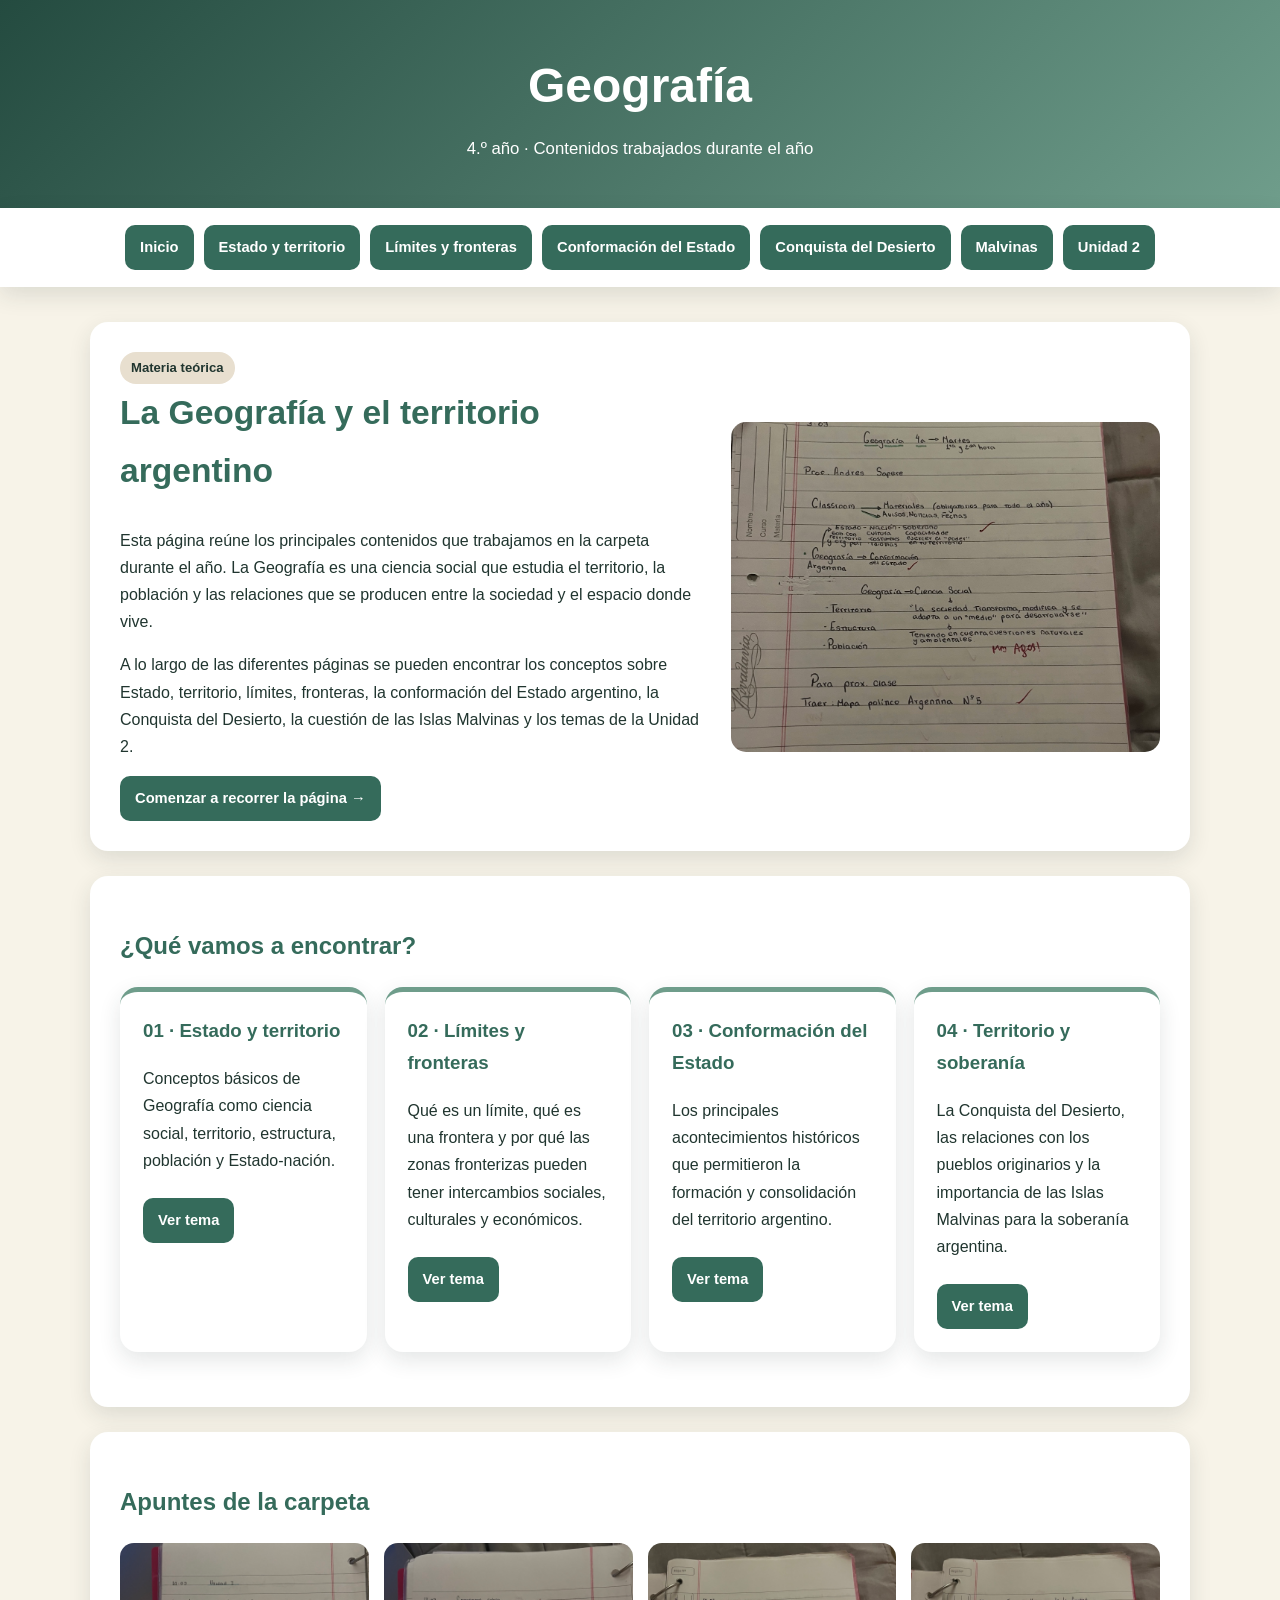
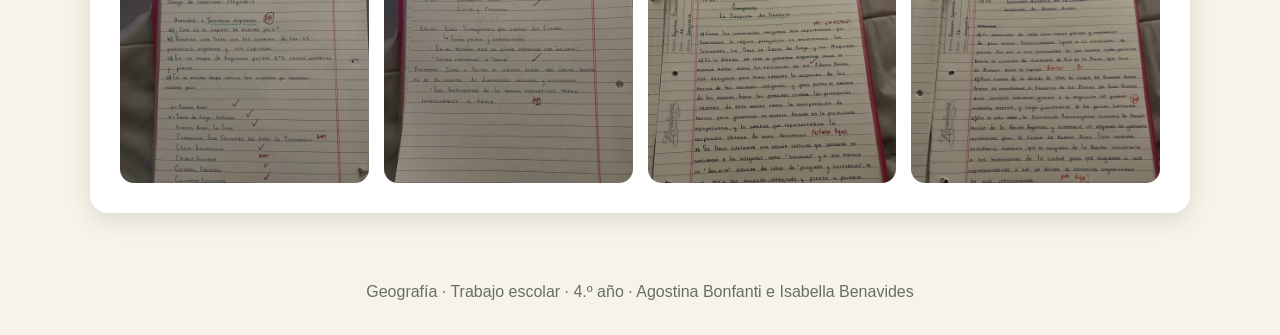
<file: geografia_web/index.html>
<!DOCTYPE html>
<html lang="es">
<head>
    <meta charset="UTF-8">
    <meta name="viewport" content="width=device-width, initial-scale=1.0">
    <title>Geografía - 4.º año</title>
    <link rel="stylesheet" href="estilos.css">
</head>
<body>

<header>
    <h1>Geografía</h1>
    <p>4.º año · Contenidos trabajados durante el año</p>
</header>

<nav class="nav">
    <a class="btn" href="index.html">Inicio</a>
    <a class="btn" href="estado.html">Estado y territorio</a>
    <a class="btn" href="limites.html">Límites y fronteras</a>
    <a class="btn" href="conformacion.html">Conformación del Estado</a>
    <a class="btn" href="conquista.html">Conquista del Desierto</a>
    <a class="btn" href="malvinas.html">Malvinas</a>
    <a class="btn" href="unidad2.html">Unidad 2</a>
</nav>

<main>
    <section class="hero">
        <div>
            <span class="pill">Materia teórica</span>
            <h2>La Geografía y el territorio argentino</h2>
            <p>
                Esta página reúne los principales contenidos que trabajamos en la carpeta durante el año.
                La Geografía es una ciencia social que estudia el territorio, la población y las relaciones
                que se producen entre la sociedad y el espacio donde vive.
            </p>
            <p>
                A lo largo de las diferentes páginas se pueden encontrar los conceptos sobre Estado,
                territorio, límites, fronteras, la conformación del Estado argentino, la Conquista del Desierto,
                la cuestión de las Islas Malvinas y los temas de la Unidad 2.
            </p>
            <a class="btn" href="estado.html">Comenzar a recorrer la página →</a>
        </div>

        <img class="hero-img" src="imagenes/carpeta-1.jpeg" alt="Apuntes de Geografía de la carpeta">
    </section>

    <section class="card">
        <h2>¿Qué vamos a encontrar?</h2>
        <div class="grid">
            <article class="topic">
                <h3>01 · Estado y territorio</h3>
                <p>
                    Conceptos básicos de Geografía como ciencia social, territorio, estructura, población
                    y Estado-nación.
                </p>
                <a class="btn" href="estado.html">Ver tema</a>
            </article>

            <article class="topic">
                <h3>02 · Límites y fronteras</h3>
                <p>
                    Qué es un límite, qué es una frontera y por qué las zonas fronterizas pueden tener
                    intercambios sociales, culturales y económicos.
                </p>
                <a class="btn" href="limites.html">Ver tema</a>
            </article>

            <article class="topic">
                <h3>03 · Conformación del Estado</h3>
                <p>
                    Los principales acontecimientos históricos que permitieron la formación y consolidación
                    del territorio argentino.
                </p>
                <a class="btn" href="conformacion.html">Ver tema</a>
            </article>

            <article class="topic">
                <h3>04 · Territorio y soberanía</h3>
                <p>
                    La Conquista del Desierto, las relaciones con los pueblos originarios y la importancia
                    de las Islas Malvinas para la soberanía argentina.
                </p>
                <a class="btn" href="conquista.html">Ver tema</a>
            </article>
        </div>
    </section>

    <section class="card">
        <h2>Apuntes de la carpeta</h2>

        <div class="gallery">
            <img src="imagenes/carpeta-2.jpeg" alt="Apuntes sobre el territorio argentino">
            <img src="imagenes/carpeta-4.jpeg" alt="Apuntes sobre la Conquista del Desierto">
            <img src="imagenes/carpeta-6.jpeg" alt="Apuntes sobre Malvinas y Unidad 2">
            <img src="imagenes/carpeta-9.jpeg" alt="Apuntes sobre la evolución de Buenos Aires">
        </div>
    </section>
</main>

<footer class="footer">
    Geografía · Trabajo escolar · 4.º año · Agostina Bonfanti e Isabella Benavides
</footer>

</body>
</html>
</file>
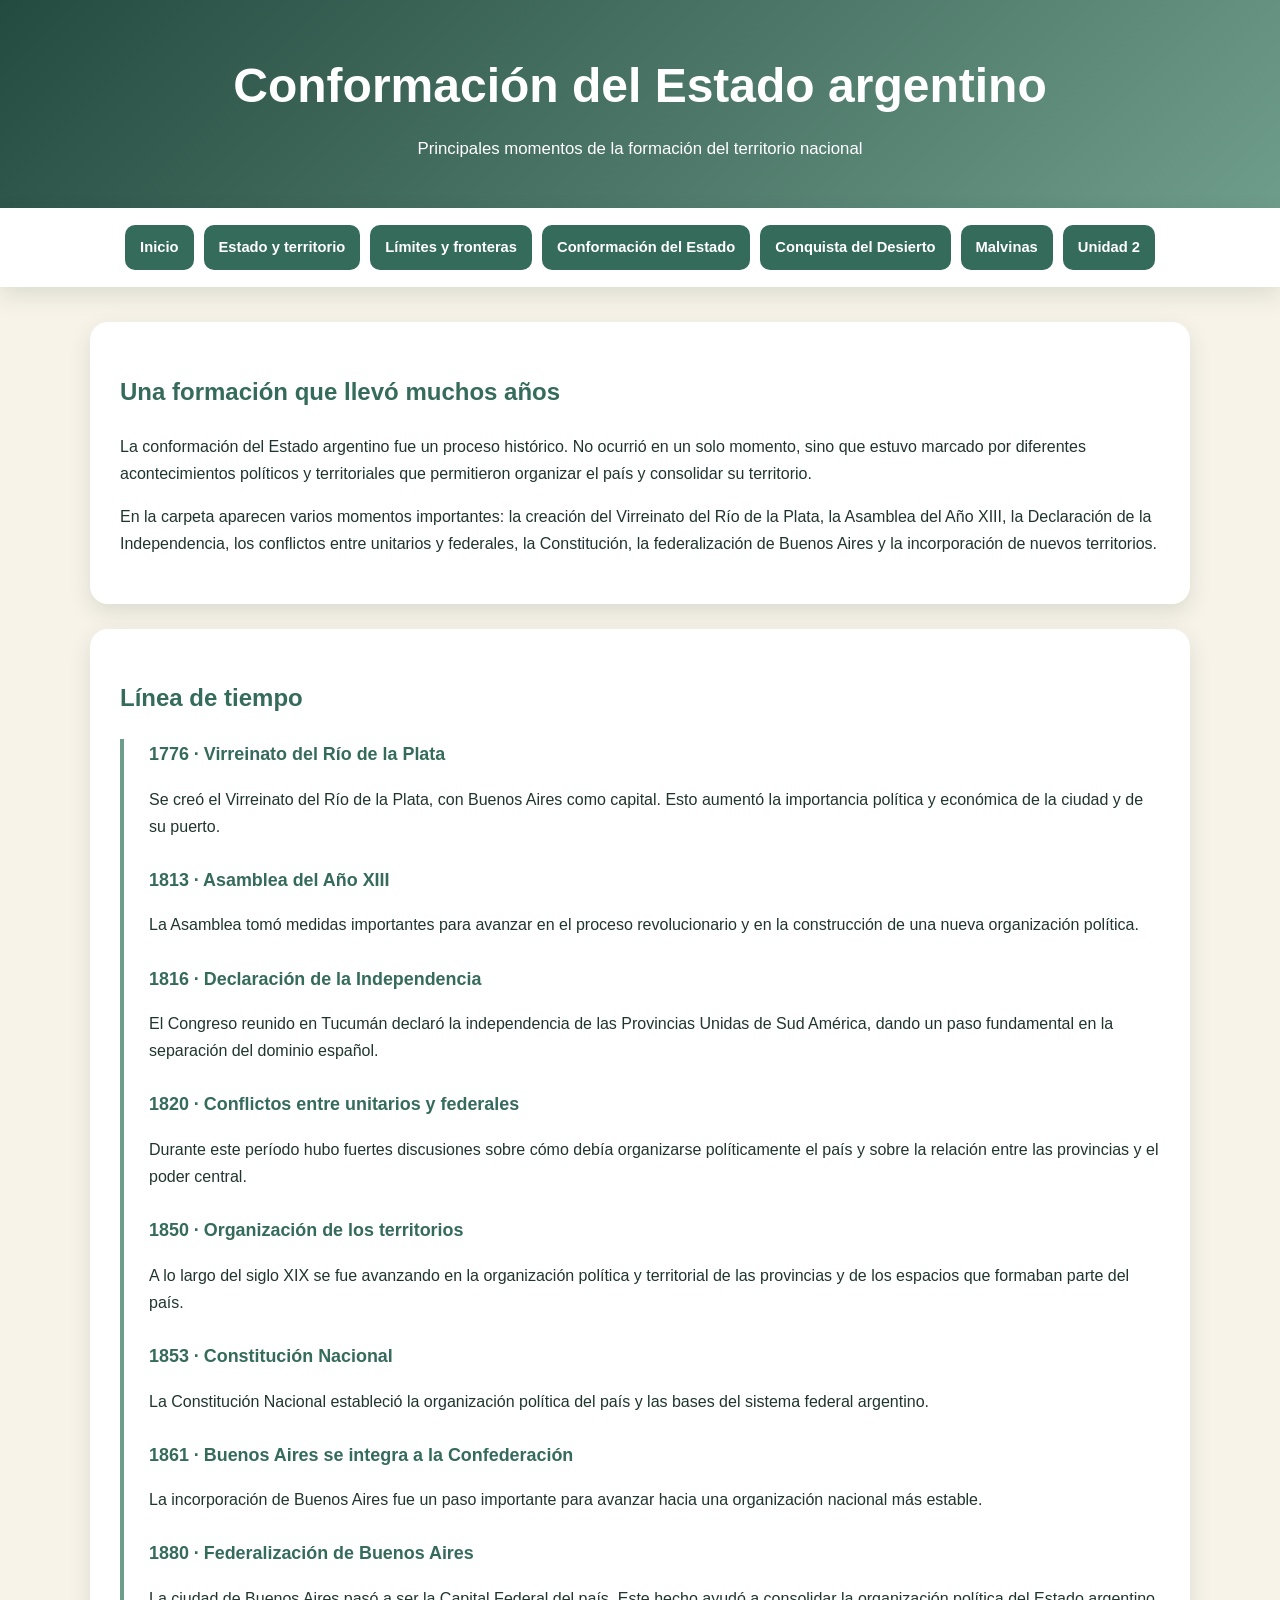
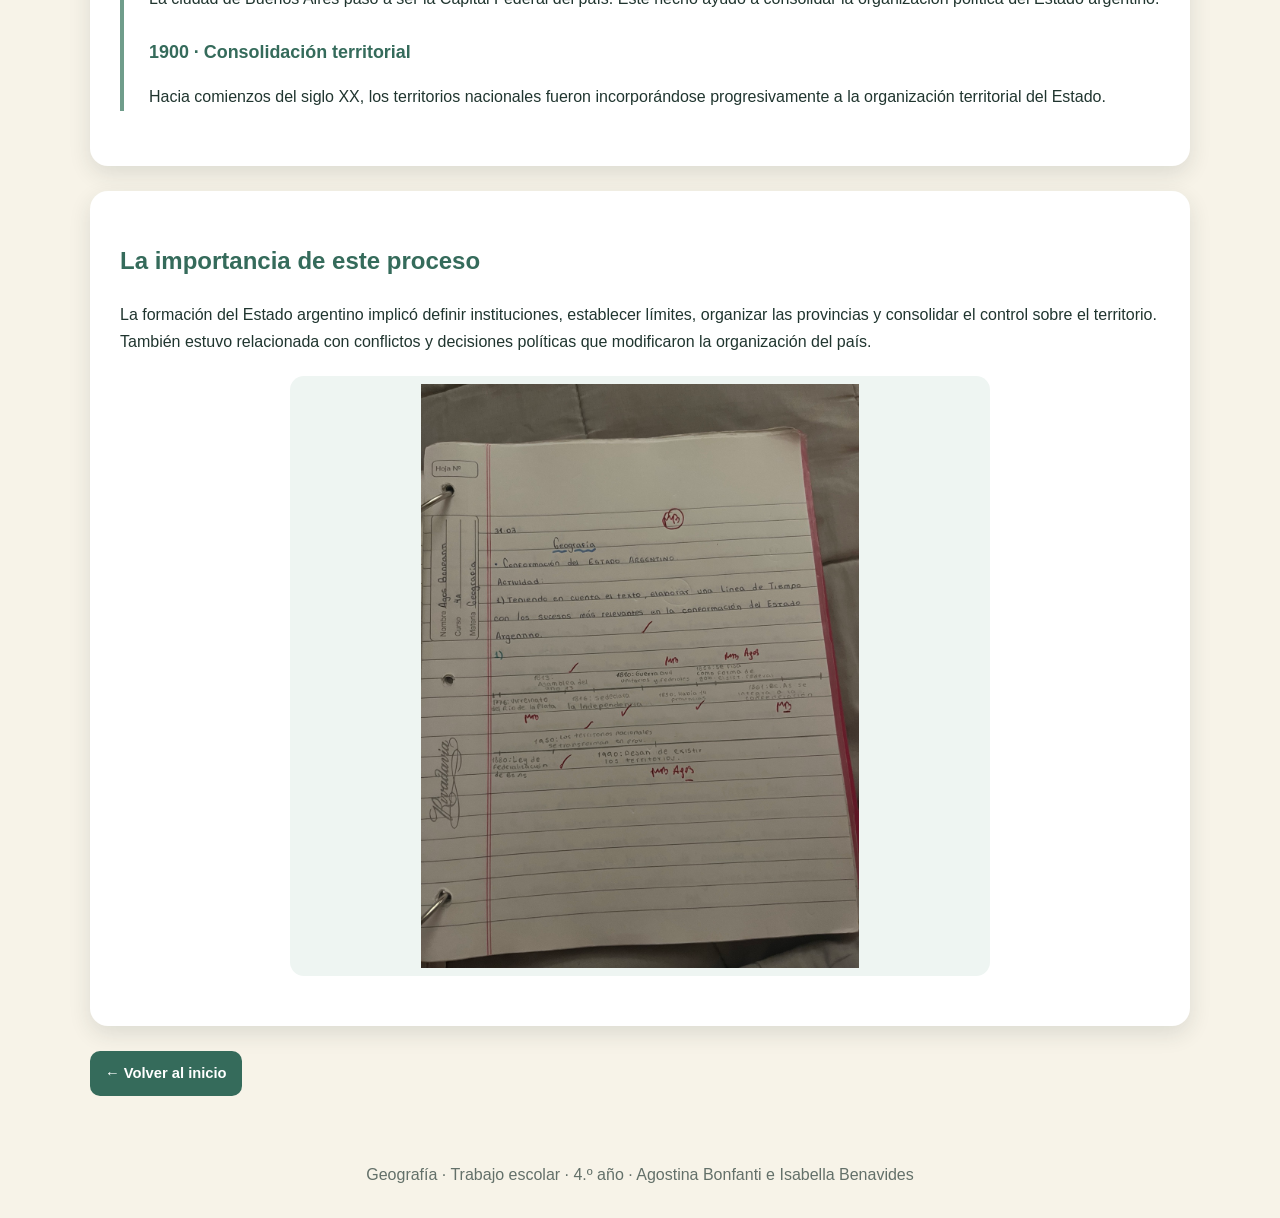
<file: geografia_web/conformacion.html>
<!DOCTYPE html>
<html lang="es">
<head>
    <meta charset="UTF-8">
    <meta name="viewport" content="width=device-width, initial-scale=1.0">
    <title>Conformación del Estado argentino</title>
    <link rel="stylesheet" href="estilos.css">
</head>
<body>

<header>
    <h1>Conformación del Estado argentino</h1>
    <p>Principales momentos de la formación del territorio nacional</p>
</header>

<nav class="nav">
    <a class="btn" href="index.html">Inicio</a>
    <a class="btn" href="estado.html">Estado y territorio</a>
    <a class="btn" href="limites.html">Límites y fronteras</a>
    <a class="btn" href="conformacion.html">Conformación del Estado</a>
    <a class="btn" href="conquista.html">Conquista del Desierto</a>
    <a class="btn" href="malvinas.html">Malvinas</a>
    <a class="btn" href="unidad2.html">Unidad 2</a>
</nav>

<main>
    <section class="card">
        <h2>Una formación que llevó muchos años</h2>
        <p>
            La conformación del Estado argentino fue un proceso histórico. No ocurrió en un solo momento, sino que
            estuvo marcado por diferentes acontecimientos políticos y territoriales que permitieron organizar el país
            y consolidar su territorio.
        </p>
        <p>
            En la carpeta aparecen varios momentos importantes: la creación del Virreinato del Río de la Plata,
            la Asamblea del Año XIII, la Declaración de la Independencia, los conflictos entre unitarios y federales,
            la Constitución, la federalización de Buenos Aires y la incorporación de nuevos territorios.
        </p>
    </section>

    <section class="card">
        <h2>Línea de tiempo</h2>

        <div class="timeline">
            <div class="event">
                <strong>1776 · Virreinato del Río de la Plata</strong>
                <p>
                    Se creó el Virreinato del Río de la Plata, con Buenos Aires como capital. Esto aumentó la
                    importancia política y económica de la ciudad y de su puerto.
                </p>
            </div>

            <div class="event">
                <strong>1813 · Asamblea del Año XIII</strong>
                <p>
                    La Asamblea tomó medidas importantes para avanzar en el proceso revolucionario y en la construcción
                    de una nueva organización política.
                </p>
            </div>

            <div class="event">
                <strong>1816 · Declaración de la Independencia</strong>
                <p>
                    El Congreso reunido en Tucumán declaró la independencia de las Provincias Unidas de Sud América,
                    dando un paso fundamental en la separación del dominio español.
                </p>
            </div>

            <div class="event">
                <strong>1820 · Conflictos entre unitarios y federales</strong>
                <p>
                    Durante este período hubo fuertes discusiones sobre cómo debía organizarse políticamente el país
                    y sobre la relación entre las provincias y el poder central.
                </p>
            </div>

            <div class="event">
                <strong>1850 · Organización de los territorios</strong>
                <p>
                    A lo largo del siglo XIX se fue avanzando en la organización política y territorial de las
                    provincias y de los espacios que formaban parte del país.
                </p>
            </div>

            <div class="event">
                <strong>1853 · Constitución Nacional</strong>
                <p>
                    La Constitución Nacional estableció la organización política del país y las bases del sistema
                    federal argentino.
                </p>
            </div>

            <div class="event">
                <strong>1861 · Buenos Aires se integra a la Confederación</strong>
                <p>
                    La incorporación de Buenos Aires fue un paso importante para avanzar hacia una organización nacional
                    más estable.
                </p>
            </div>

            <div class="event">
                <strong>1880 · Federalización de Buenos Aires</strong>
                <p>
                    La ciudad de Buenos Aires pasó a ser la Capital Federal del país. Este hecho ayudó a consolidar
                    la organización política del Estado argentino.
                </p>
            </div>

            <div class="event">
                <strong>1900 · Consolidación territorial</strong>
                <p>
                    Hacia comienzos del siglo XX, los territorios nacionales fueron incorporándose progresivamente
                    a la organización territorial del Estado.
                </p>
            </div>
        </div>
    </section>

    <section class="card">
        <h2>La importancia de este proceso</h2>
        <p>
            La formación del Estado argentino implicó definir instituciones, establecer límites, organizar las
            provincias y consolidar el control sobre el territorio. También estuvo relacionada con conflictos y
            decisiones políticas que modificaron la organización del país.
        </p>

        <img class="note-img" src="imagenes/carpeta-5.jpeg" alt="Apuntes sobre la conformación del Estado argentino">
    </section>

    <div class="back">
        <a class="btn" href="index.html">← Volver al inicio</a>
    </div>
</main>

<footer class="footer">Geografía · Trabajo escolar · 4.º año · Agostina Bonfanti e Isabella Benavides</footer>

</body>
</html>
</file>
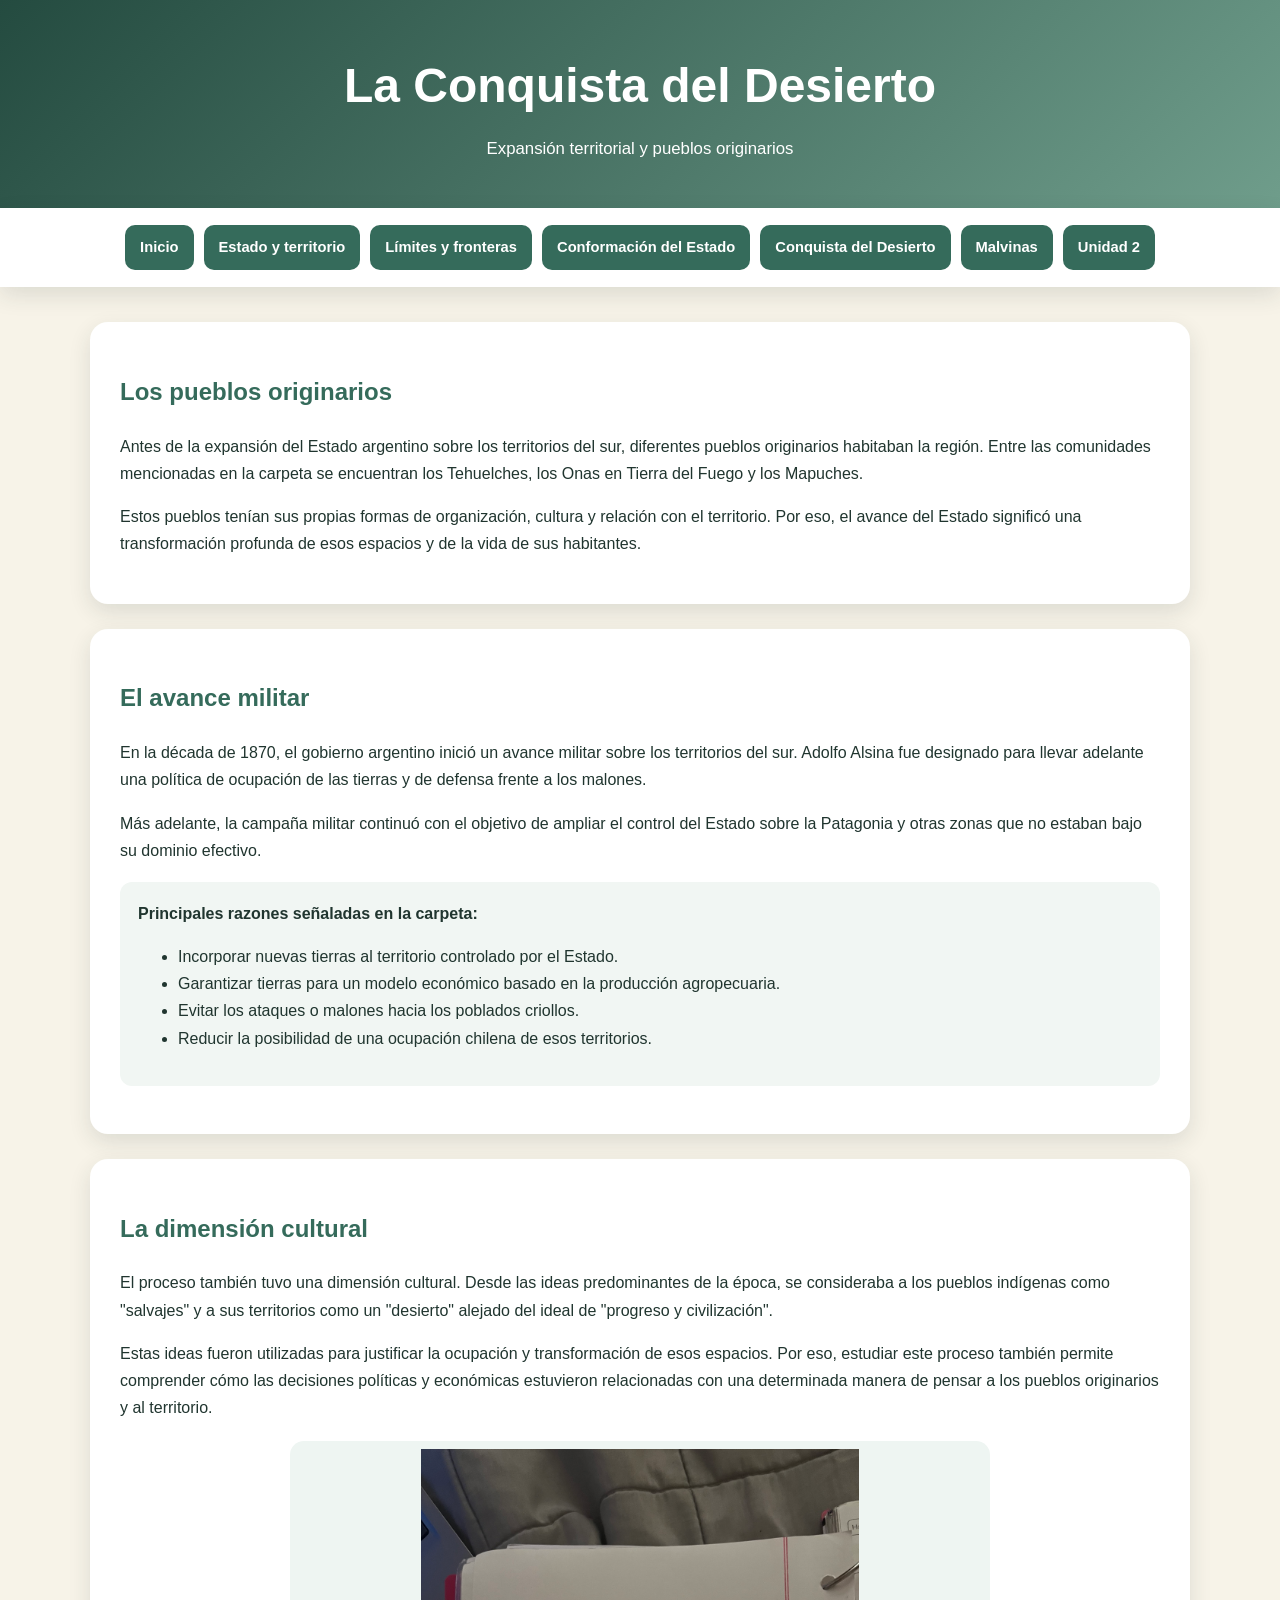
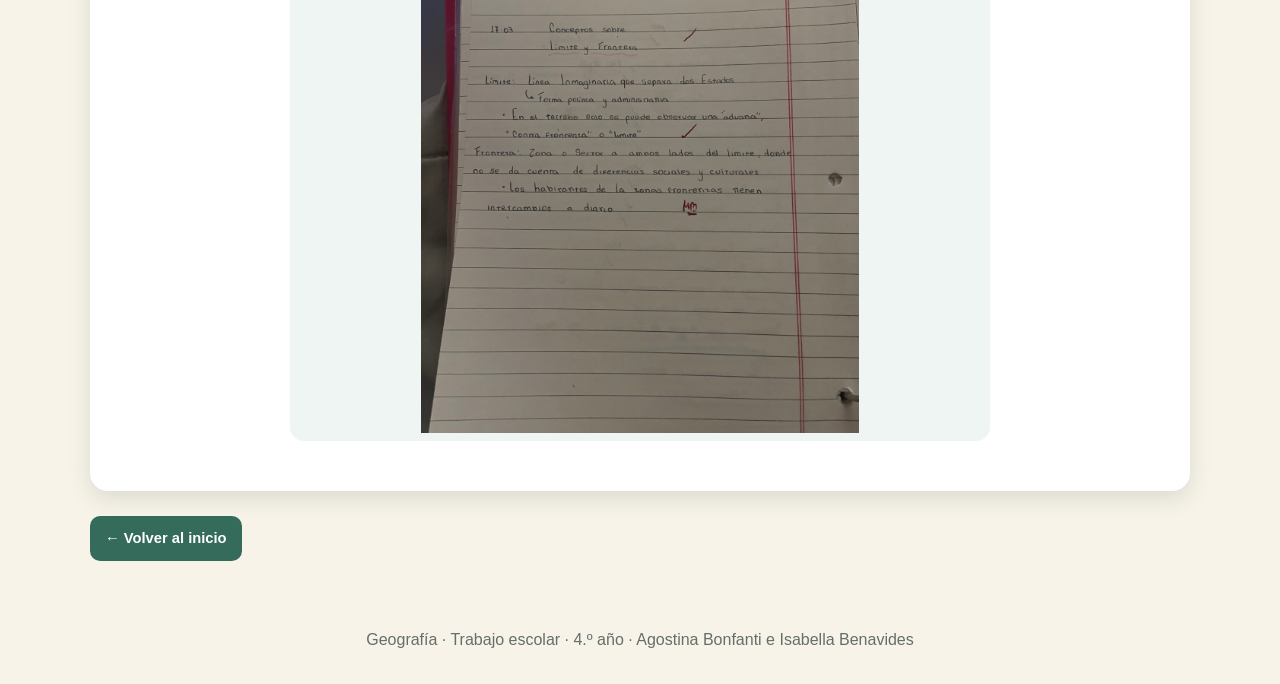
<file: geografia_web/conquista.html>
<!DOCTYPE html>
<html lang="es">
<head>
    <meta charset="UTF-8">
    <meta name="viewport" content="width=device-width, initial-scale=1.0">
    <title>La Conquista del Desierto</title>
    <link rel="stylesheet" href="estilos.css">
</head>
<body>

<header>
    <h1>La Conquista del Desierto</h1>
    <p>Expansión territorial y pueblos originarios</p>
</header>

<nav class="nav">
    <a class="btn" href="index.html">Inicio</a>
    <a class="btn" href="estado.html">Estado y territorio</a>
    <a class="btn" href="limites.html">Límites y fronteras</a>
    <a class="btn" href="conformacion.html">Conformación del Estado</a>
    <a class="btn" href="conquista.html">Conquista del Desierto</a>
    <a class="btn" href="malvinas.html">Malvinas</a>
    <a class="btn" href="unidad2.html">Unidad 2</a>
</nav>

<main>
    <section class="card">
        <h2>Los pueblos originarios</h2>
        <p>
            Antes de la expansión del Estado argentino sobre los territorios del sur, diferentes pueblos originarios
            habitaban la región. Entre las comunidades mencionadas en la carpeta se encuentran los Tehuelches,
            los Onas en Tierra del Fuego y los Mapuches.
        </p>
        <p>
            Estos pueblos tenían sus propias formas de organización, cultura y relación con el territorio. Por eso,
            el avance del Estado significó una transformación profunda de esos espacios y de la vida de sus habitantes.
        </p>
    </section>

    <section class="card">
        <h2>El avance militar</h2>
        <p>
            En la década de 1870, el gobierno argentino inició un avance militar sobre los territorios del sur.
            Adolfo Alsina fue designado para llevar adelante una política de ocupación de las tierras y de defensa
            frente a los malones.
        </p>
        <p>
            Más adelante, la campaña militar continuó con el objetivo de ampliar el control del Estado sobre la
            Patagonia y otras zonas que no estaban bajo su dominio efectivo.
        </p>

        <div class="highlight">
            <strong>Principales razones señaladas en la carpeta:</strong>
            <ul>
                <li>Incorporar nuevas tierras al territorio controlado por el Estado.</li>
                <li>Garantizar tierras para un modelo económico basado en la producción agropecuaria.</li>
                <li>Evitar los ataques o malones hacia los poblados criollos.</li>
                <li>Reducir la posibilidad de una ocupación chilena de esos territorios.</li>
            </ul>
        </div>
    </section>

    <section class="card">
        <h2>La dimensión cultural</h2>
        <p>
            El proceso también tuvo una dimensión cultural. Desde las ideas predominantes de la época, se consideraba
            a los pueblos indígenas como "salvajes" y a sus territorios como un "desierto" alejado del ideal de
            "progreso y civilización".
        </p>
        <p>
            Estas ideas fueron utilizadas para justificar la ocupación y transformación de esos espacios. Por eso,
            estudiar este proceso también permite comprender cómo las decisiones políticas y económicas estuvieron
            relacionadas con una determinada manera de pensar a los pueblos originarios y al territorio.
        </p>

        <img class="note-img" src="imagenes/carpeta-4.jpeg" alt="Apuntes sobre la Conquista del Desierto">
    </section>

    <div class="back">
        <a class="btn" href="index.html">← Volver al inicio</a>
    </div>
</main>

<footer class="footer">Geografía · Trabajo escolar · 4.º año · Agostina Bonfanti e Isabella Benavides</footer>

</body>
</html>
</file>
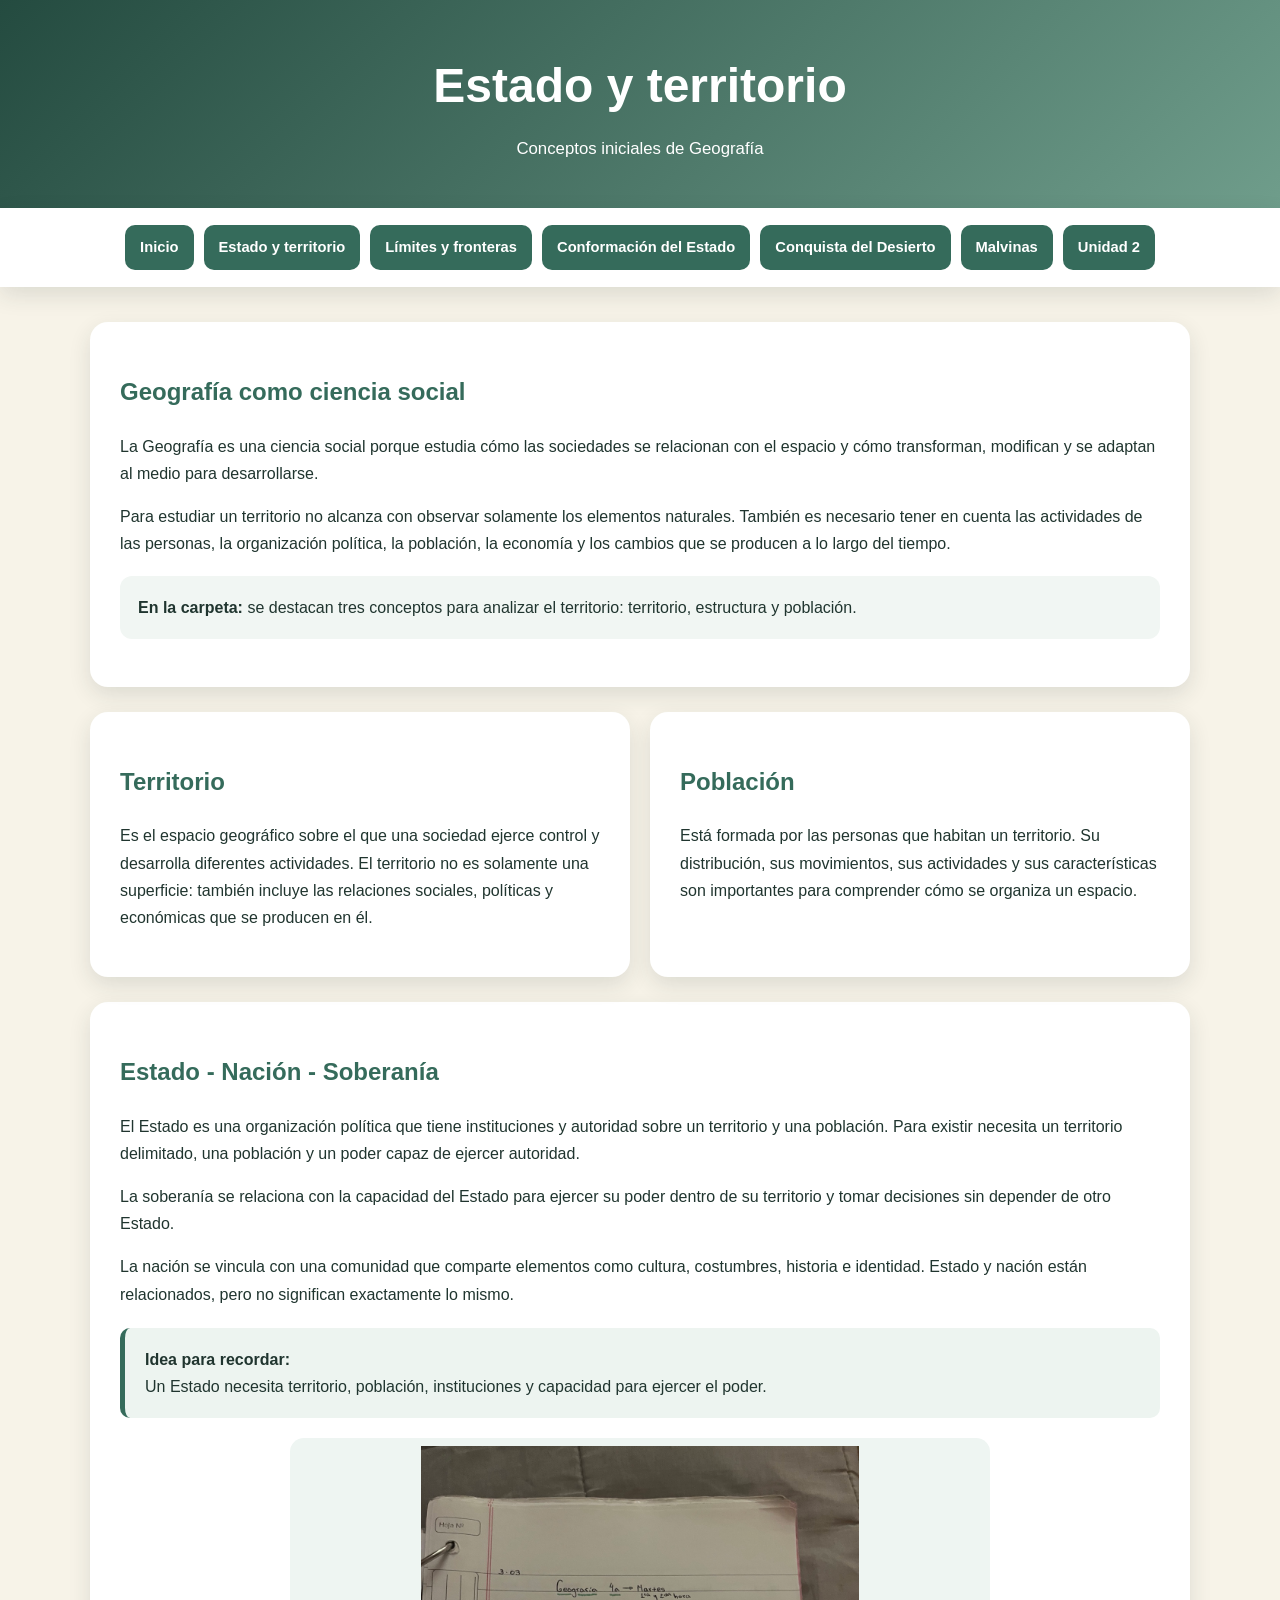
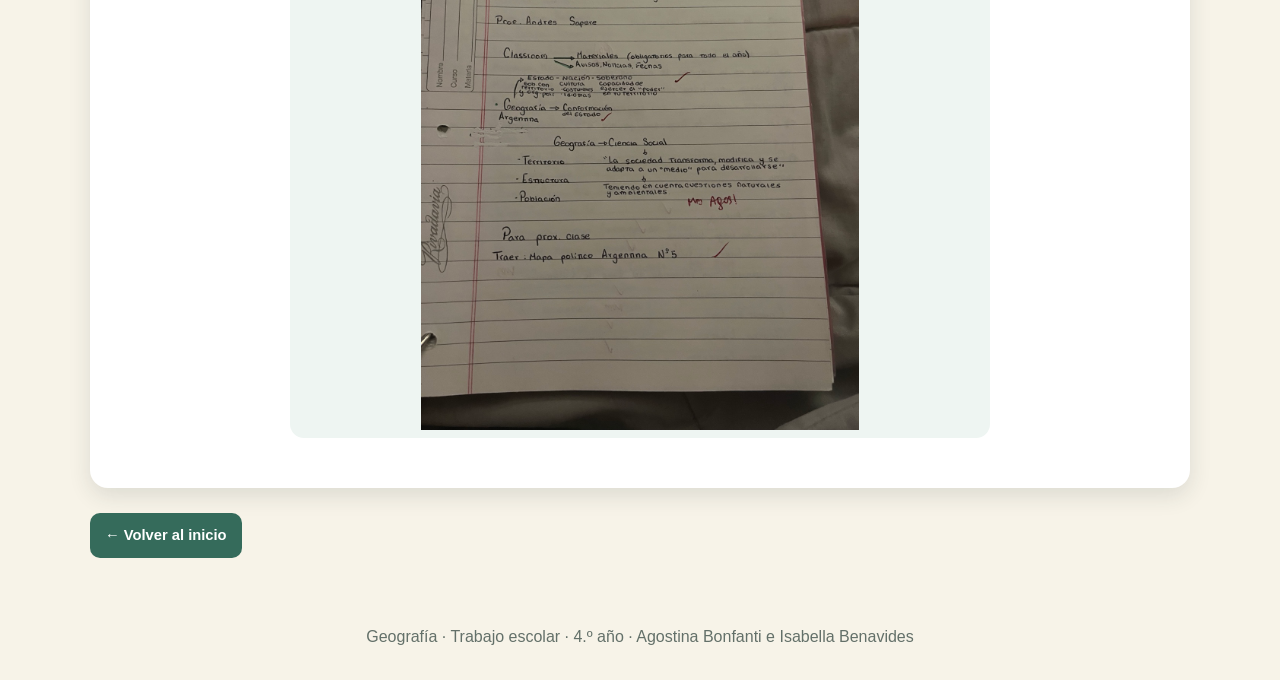
<file: geografia_web/estado.html>
<!DOCTYPE html>
<html lang="es">
<head>
    <meta charset="UTF-8">
    <meta name="viewport" content="width=device-width, initial-scale=1.0">
    <title>Estado y territorio</title>
    <link rel="stylesheet" href="estilos.css">
</head>
<body>

<header>
    <h1>Estado y territorio</h1>
    <p>Conceptos iniciales de Geografía</p>
</header>

<nav class="nav">
    <a class="btn" href="index.html">Inicio</a>
    <a class="btn" href="estado.html">Estado y territorio</a>
    <a class="btn" href="limites.html">Límites y fronteras</a>
    <a class="btn" href="conformacion.html">Conformación del Estado</a>
    <a class="btn" href="conquista.html">Conquista del Desierto</a>
    <a class="btn" href="malvinas.html">Malvinas</a>
    <a class="btn" href="unidad2.html">Unidad 2</a>
</nav>

<main>
    <section class="card">
        <h2>Geografía como ciencia social</h2>
        <p>
            La Geografía es una ciencia social porque estudia cómo las sociedades se relacionan con el espacio
            y cómo transforman, modifican y se adaptan al medio para desarrollarse.
        </p>
        <p>
            Para estudiar un territorio no alcanza con observar solamente los elementos naturales. También es
            necesario tener en cuenta las actividades de las personas, la organización política, la población,
            la economía y los cambios que se producen a lo largo del tiempo.
        </p>

        <div class="highlight">
            <strong>En la carpeta:</strong> se destacan tres conceptos para analizar el territorio:
            territorio, estructura y población.
        </div>
    </section>

    <section class="two-columns">
        <article class="card">
            <h2>Territorio</h2>
            <p>
                Es el espacio geográfico sobre el que una sociedad ejerce control y desarrolla diferentes
                actividades. El territorio no es solamente una superficie: también incluye las relaciones
                sociales, políticas y económicas que se producen en él.
            </p>
        </article>

        <article class="card">
            <h2>Población</h2>
            <p>
                Está formada por las personas que habitan un territorio. Su distribución, sus movimientos,
                sus actividades y sus características son importantes para comprender cómo se organiza un espacio.
            </p>
        </article>
    </section>

    <section class="card">
        <h2>Estado - Nación - Soberanía</h2>
        <p>
            El Estado es una organización política que tiene instituciones y autoridad sobre un territorio y
            una población. Para existir necesita un territorio delimitado, una población y un poder capaz de
            ejercer autoridad.
        </p>
        <p>
            La soberanía se relaciona con la capacidad del Estado para ejercer su poder dentro de su territorio
            y tomar decisiones sin depender de otro Estado.
        </p>
        <p>
            La nación se vincula con una comunidad que comparte elementos como cultura, costumbres, historia
            e identidad. Estado y nación están relacionados, pero no significan exactamente lo mismo.
        </p>

        <div class="quote">
            <strong>Idea para recordar:</strong><br>
            Un Estado necesita territorio, población, instituciones y capacidad para ejercer el poder.
        </div>

        <img class="note-img" src="imagenes/carpeta-1.jpeg" alt="Apuntes sobre Geografía como ciencia social">
    </section>

    <div class="back">
        <a class="btn" href="index.html">← Volver al inicio</a>
    </div>
</main>

<footer class="footer">Geografía · Trabajo escolar · 4.º año · Agostina Bonfanti e Isabella Benavides</footer>

</body>
</html>
</file>
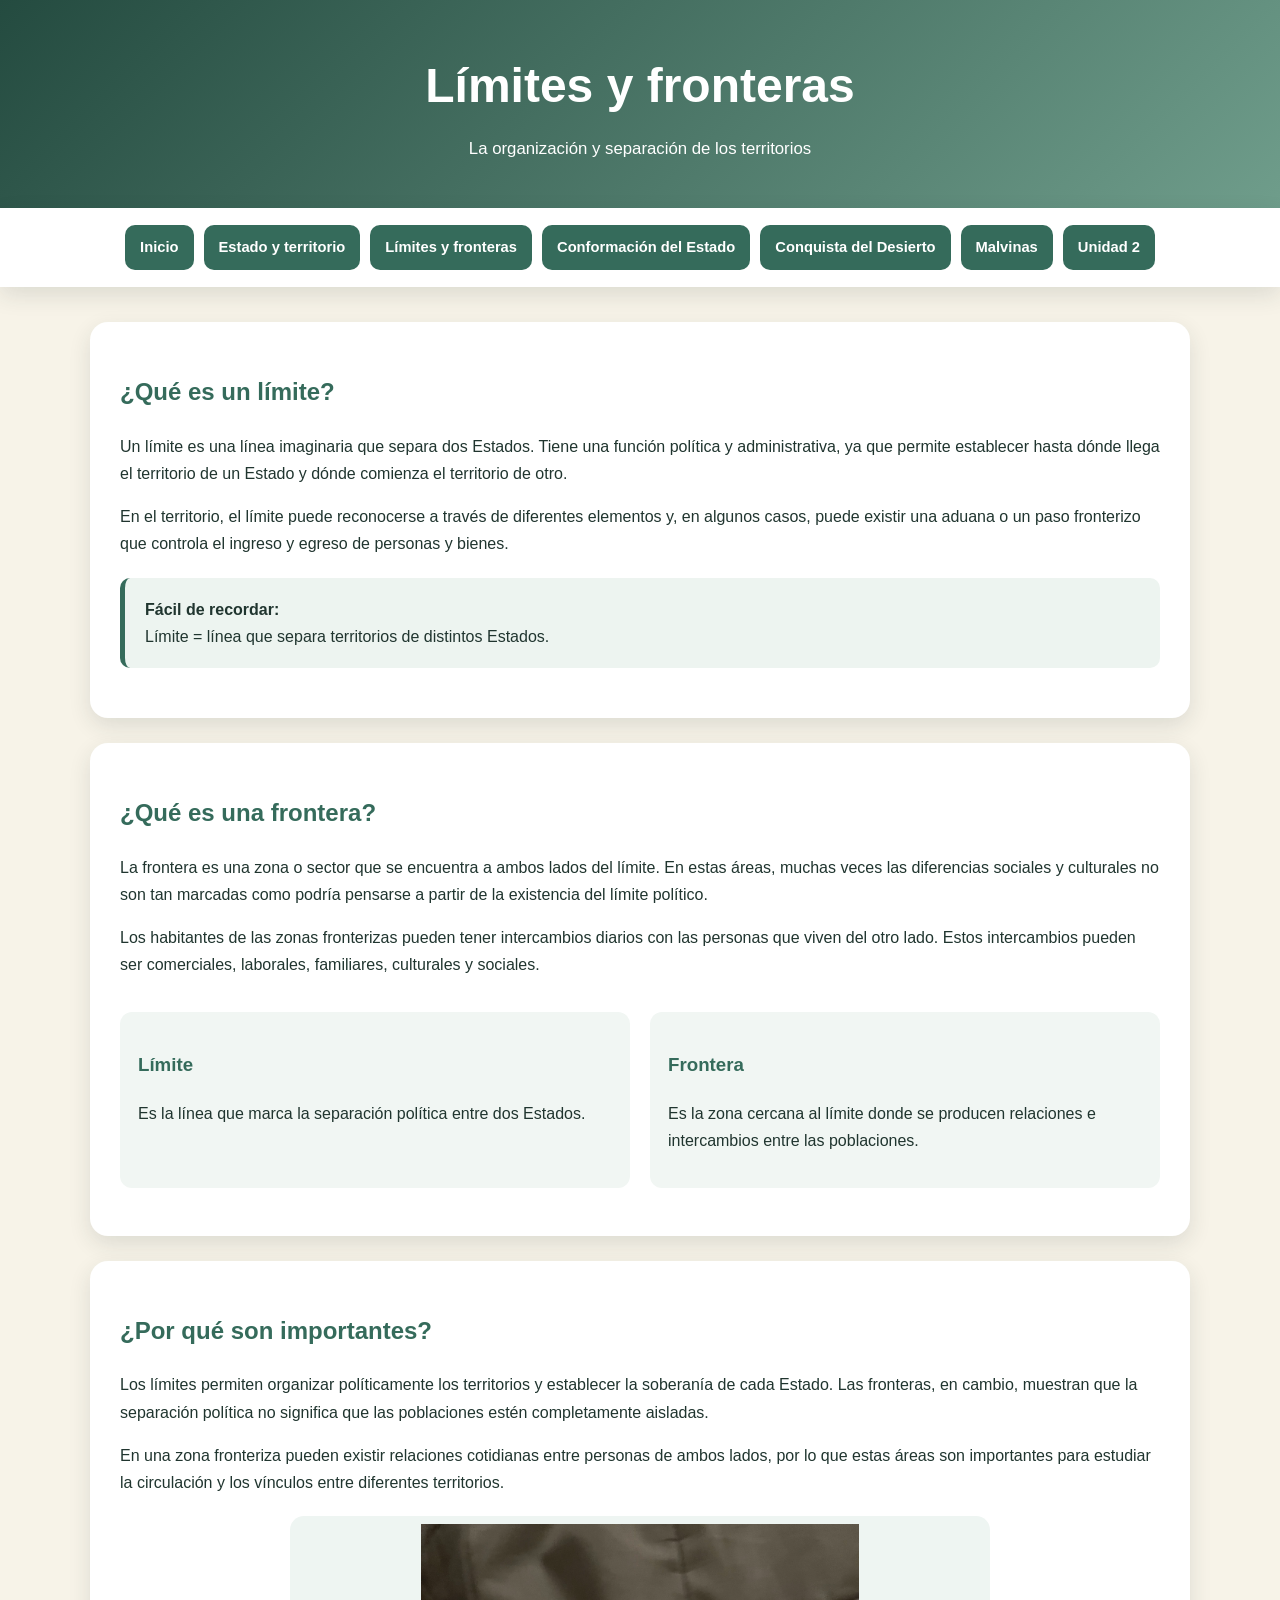
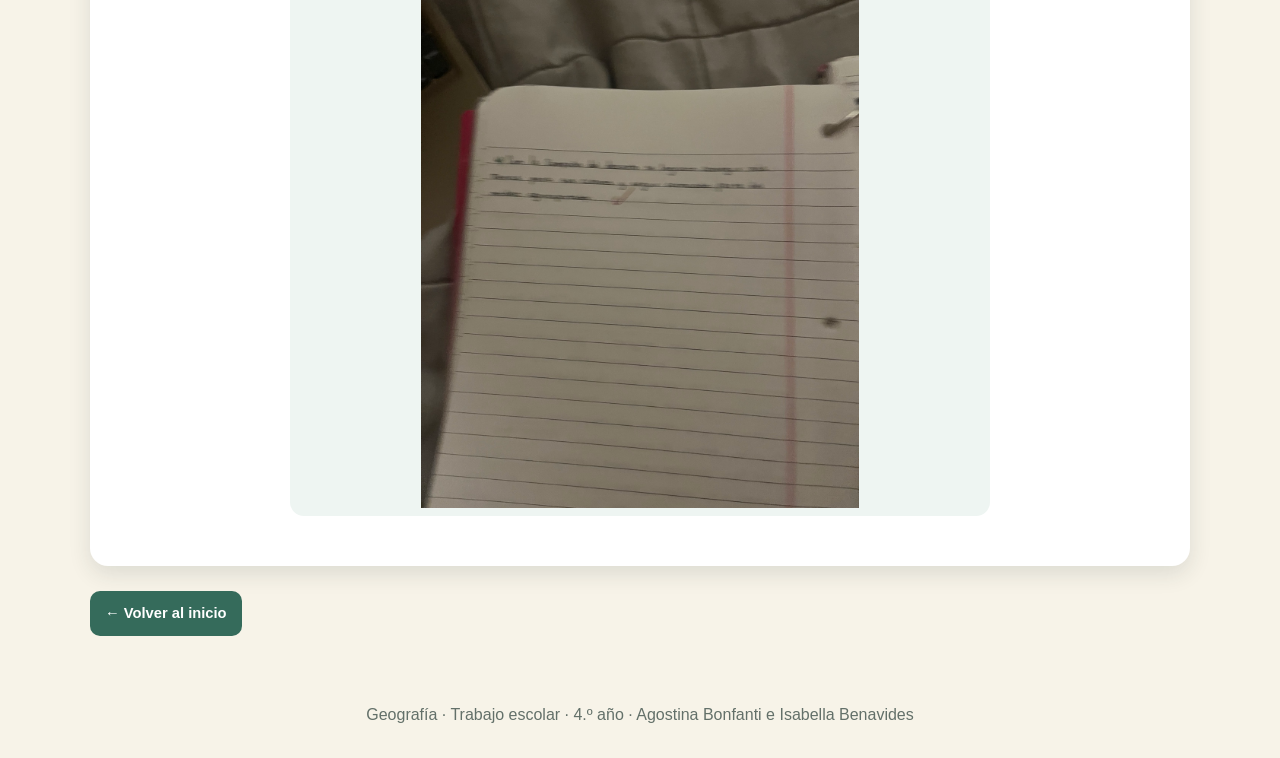
<file: geografia_web/limites.html>
<!DOCTYPE html>
<html lang="es">
<head>
    <meta charset="UTF-8">
    <meta name="viewport" content="width=device-width, initial-scale=1.0">
    <title>Límites y fronteras</title>
    <link rel="stylesheet" href="estilos.css">
</head>
<body>

<header>
    <h1>Límites y fronteras</h1>
    <p>La organización y separación de los territorios</p>
</header>

<nav class="nav">
    <a class="btn" href="index.html">Inicio</a>
    <a class="btn" href="estado.html">Estado y territorio</a>
    <a class="btn" href="limites.html">Límites y fronteras</a>
    <a class="btn" href="conformacion.html">Conformación del Estado</a>
    <a class="btn" href="conquista.html">Conquista del Desierto</a>
    <a class="btn" href="malvinas.html">Malvinas</a>
    <a class="btn" href="unidad2.html">Unidad 2</a>
</nav>

<main>
    <section class="card">
        <h2>¿Qué es un límite?</h2>
        <p>
            Un límite es una línea imaginaria que separa dos Estados. Tiene una función política y administrativa,
            ya que permite establecer hasta dónde llega el territorio de un Estado y dónde comienza el territorio
            de otro.
        </p>
        <p>
            En el territorio, el límite puede reconocerse a través de diferentes elementos y, en algunos casos,
            puede existir una aduana o un paso fronterizo que controla el ingreso y egreso de personas y bienes.
        </p>

        <div class="quote">
            <strong>Fácil de recordar:</strong><br>
            Límite = línea que separa territorios de distintos Estados.
        </div>
    </section>

    <section class="card">
        <h2>¿Qué es una frontera?</h2>
        <p>
            La frontera es una zona o sector que se encuentra a ambos lados del límite. En estas áreas, muchas veces
            las diferencias sociales y culturales no son tan marcadas como podría pensarse a partir de la existencia
            del límite político.
        </p>
        <p>
            Los habitantes de las zonas fronterizas pueden tener intercambios diarios con las personas que viven del
            otro lado. Estos intercambios pueden ser comerciales, laborales, familiares, culturales y sociales.
        </p>

        <div class="two-columns">
            <div class="highlight">
                <h3>Límite</h3>
                <p>Es la línea que marca la separación política entre dos Estados.</p>
            </div>

            <div class="highlight">
                <h3>Frontera</h3>
                <p>Es la zona cercana al límite donde se producen relaciones e intercambios entre las poblaciones.</p>
            </div>
        </div>
    </section>

    <section class="card">
        <h2>¿Por qué son importantes?</h2>
        <p>
            Los límites permiten organizar políticamente los territorios y establecer la soberanía de cada Estado.
            Las fronteras, en cambio, muestran que la separación política no significa que las poblaciones estén
            completamente aisladas.
        </p>
        <p>
            En una zona fronteriza pueden existir relaciones cotidianas entre personas de ambos lados, por lo que
            estas áreas son importantes para estudiar la circulación y los vínculos entre diferentes territorios.
        </p>

        <img class="note-img" src="imagenes/carpeta-7.jpeg" alt="Apuntes sobre límites y fronteras">
    </section>

    <div class="back">
        <a class="btn" href="index.html">← Volver al inicio</a>
    </div>
</main>

<footer class="footer">Geografía · Trabajo escolar · 4.º año · Agostina Bonfanti e Isabella Benavides</footer>

</body>
</html>
</file>
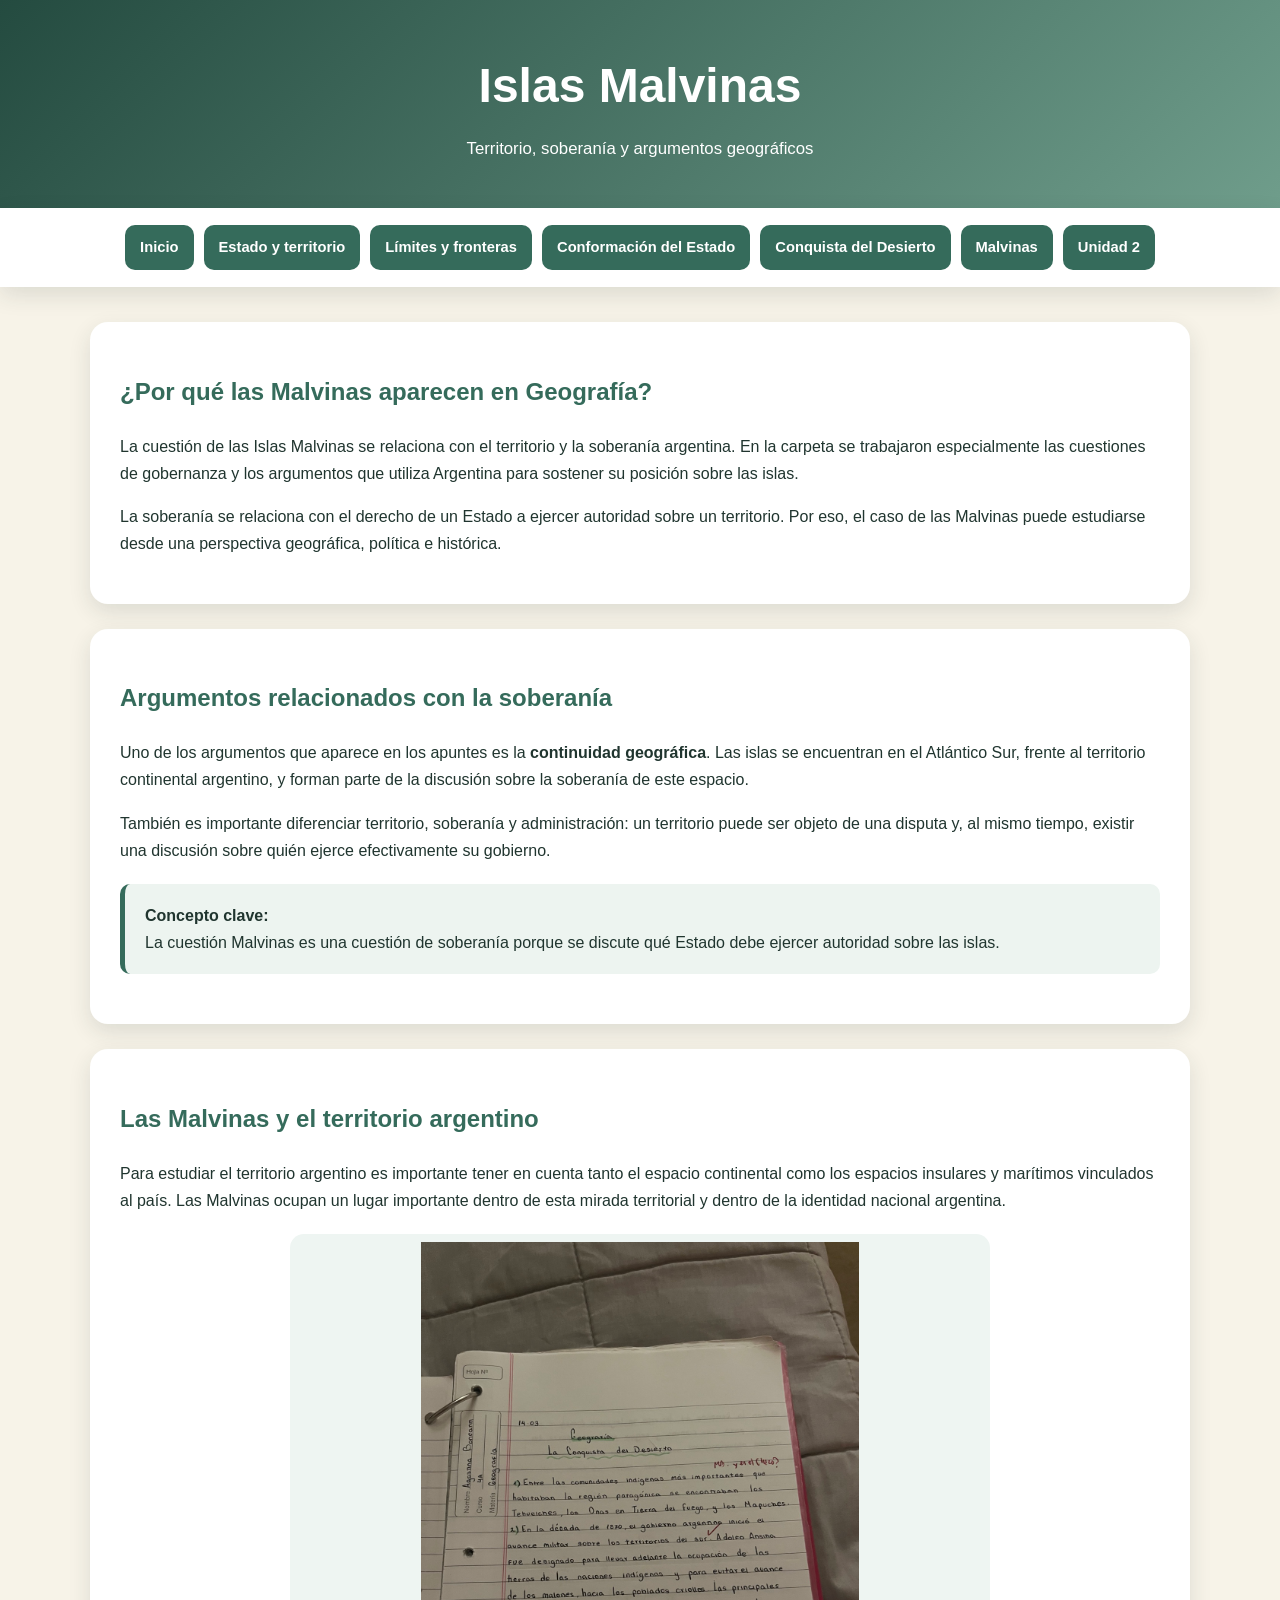
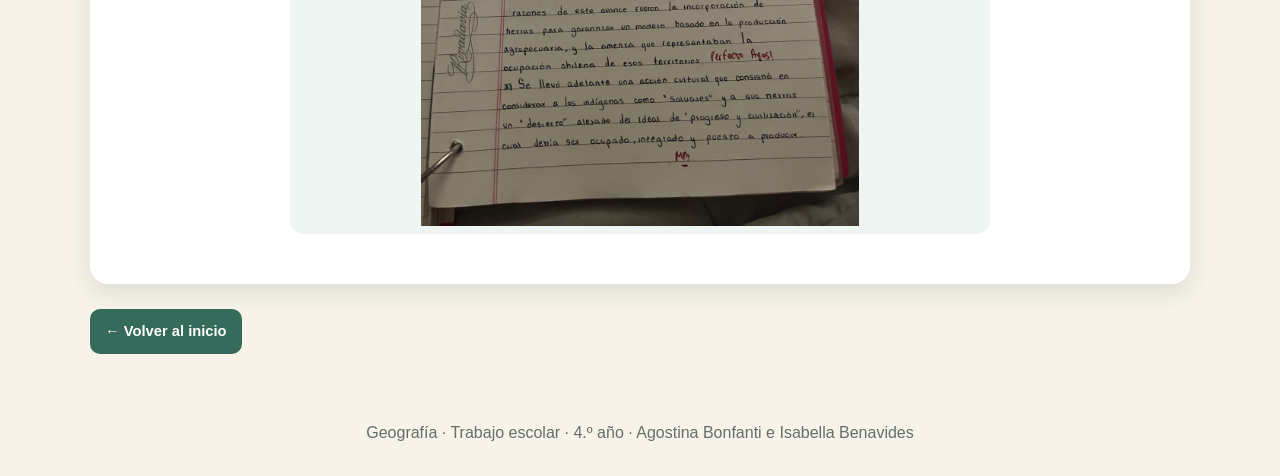
<file: geografia_web/malvinas.html>
<!DOCTYPE html>
<html lang="es">
<head>
    <meta charset="UTF-8">
    <meta name="viewport" content="width=device-width, initial-scale=1.0">
    <title>Islas Malvinas</title>
    <link rel="stylesheet" href="estilos.css">
</head>
<body>

<header>
    <h1>Islas Malvinas</h1>
    <p>Territorio, soberanía y argumentos geográficos</p>
</header>

<nav class="nav">
    <a class="btn" href="index.html">Inicio</a>
    <a class="btn" href="estado.html">Estado y territorio</a>
    <a class="btn" href="limites.html">Límites y fronteras</a>
    <a class="btn" href="conformacion.html">Conformación del Estado</a>
    <a class="btn" href="conquista.html">Conquista del Desierto</a>
    <a class="btn" href="malvinas.html">Malvinas</a>
    <a class="btn" href="unidad2.html">Unidad 2</a>
</nav>

<main>
    <section class="card">
        <h2>¿Por qué las Malvinas aparecen en Geografía?</h2>
        <p>
            La cuestión de las Islas Malvinas se relaciona con el territorio y la soberanía argentina. En la carpeta
            se trabajaron especialmente las cuestiones de gobernanza y los argumentos que utiliza Argentina para
            sostener su posición sobre las islas.
        </p>
        <p>
            La soberanía se relaciona con el derecho de un Estado a ejercer autoridad sobre un territorio. Por eso,
            el caso de las Malvinas puede estudiarse desde una perspectiva geográfica, política e histórica.
        </p>
    </section>

    <section class="card">
        <h2>Argumentos relacionados con la soberanía</h2>
        <p>
            Uno de los argumentos que aparece en los apuntes es la <strong>continuidad geográfica</strong>. Las islas
            se encuentran en el Atlántico Sur, frente al territorio continental argentino, y forman parte de la
            discusión sobre la soberanía de este espacio.
        </p>
        <p>
            También es importante diferenciar territorio, soberanía y administración: un territorio puede ser objeto
            de una disputa y, al mismo tiempo, existir una discusión sobre quién ejerce efectivamente su gobierno.
        </p>

        <div class="quote">
            <strong>Concepto clave:</strong><br>
            La cuestión Malvinas es una cuestión de soberanía porque se discute qué Estado debe ejercer autoridad
            sobre las islas.
        </div>
    </section>

    <section class="card">
        <h2>Las Malvinas y el territorio argentino</h2>
        <p>
            Para estudiar el territorio argentino es importante tener en cuenta tanto el espacio continental como los
            espacios insulares y marítimos vinculados al país. Las Malvinas ocupan un lugar importante dentro de esta
            mirada territorial y dentro de la identidad nacional argentina.
        </p>

        <img class="note-img" src="imagenes/carpeta-6.jpeg" alt="Apuntes sobre las Islas Malvinas">
    </section>

    <div class="back">
        <a class="btn" href="index.html">← Volver al inicio</a>
    </div>
</main>

<footer class="footer">Geografía · Trabajo escolar · 4.º año · Agostina Bonfanti e Isabella Benavides</footer>

</body>
</html>
</file>
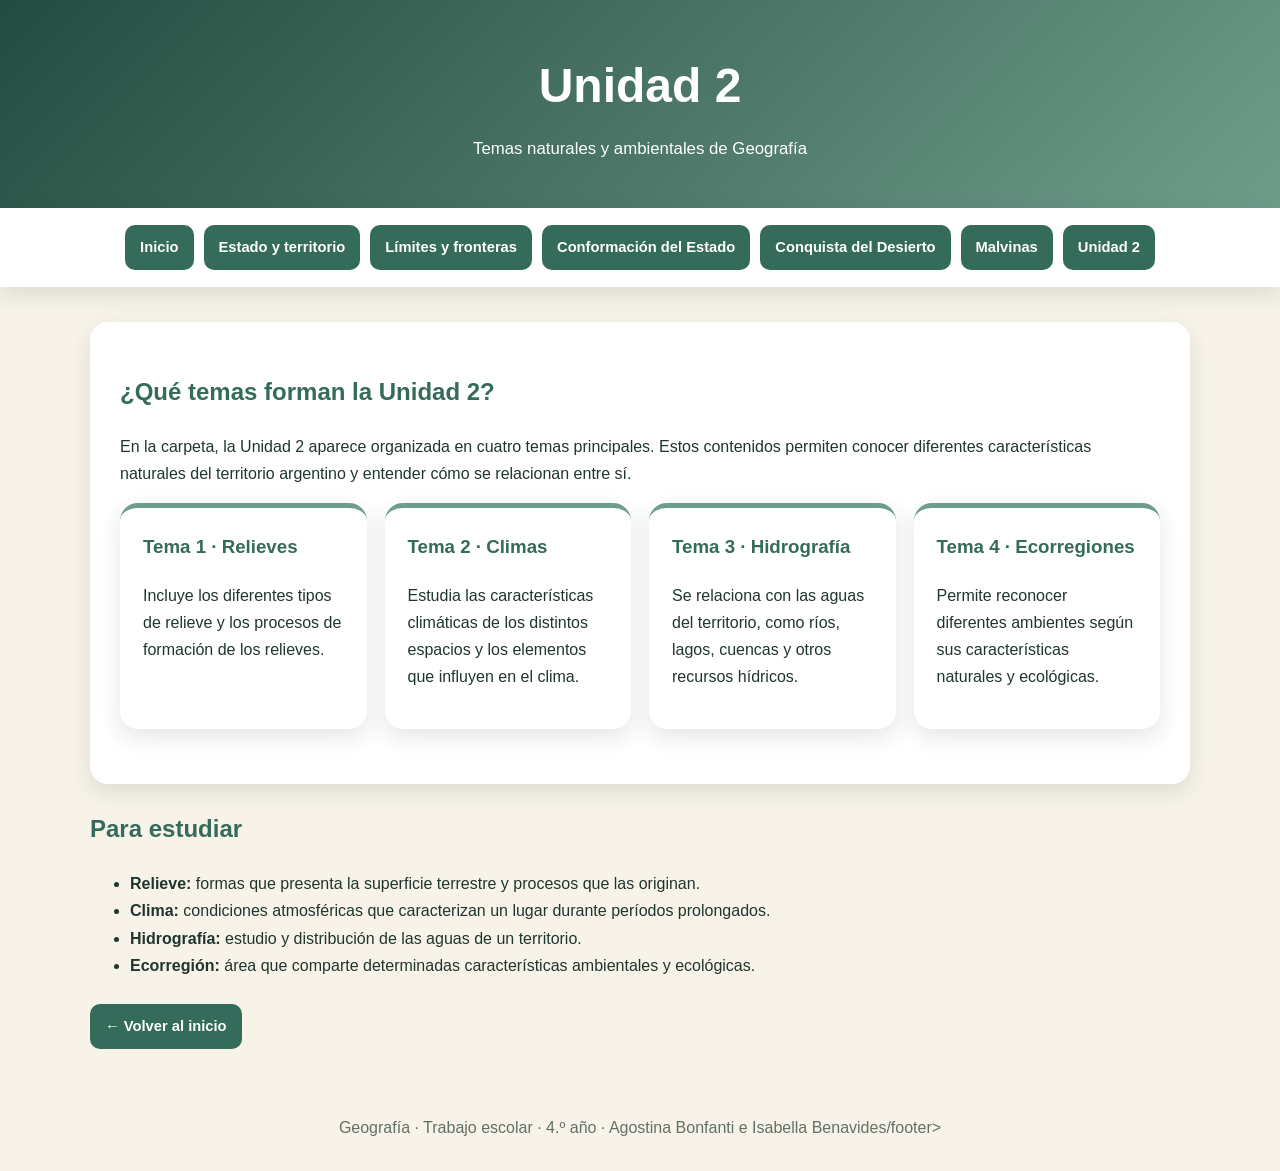
<file: geografia_web/unidad2.html>
<!DOCTYPE html>
<html lang="es">
<head>
    <meta charset="UTF-8">
    <meta name="viewport" content="width=device-width, initial-scale=1.0">
    <title>Unidad 2 - Geografía</title>
    <link rel="stylesheet" href="estilos.css">
</head>
<body>

<header>
    <h1>Unidad 2</h1>
    <p>Temas naturales y ambientales de Geografía</p>
</header>

<nav class="nav">
    <a class="btn" href="index.html">Inicio</a>
    <a class="btn" href="estado.html">Estado y territorio</a>
    <a class="btn" href="limites.html">Límites y fronteras</a>
    <a class="btn" href="conformacion.html">Conformación del Estado</a>
    <a class="btn" href="conquista.html">Conquista del Desierto</a>
    <a class="btn" href="malvinas.html">Malvinas</a>
    <a class="btn" href="unidad2.html">Unidad 2</a>
</nav>

<main>
    <section class="card">
        <h2>¿Qué temas forman la Unidad 2?</h2>
        <p>
            En la carpeta, la Unidad 2 aparece organizada en cuatro temas principales. Estos contenidos permiten
            conocer diferentes características naturales del territorio argentino y entender cómo se relacionan
            entre sí.
        </p>

        <div class="grid">
            <article class="topic">
                <h3>Tema 1 · Relieves</h3>
                <p>
                    Incluye los diferentes tipos de relieve y los procesos de formación de los relieves.
                </p>
            </article>

            <article class="topic">
                <h3>Tema 2 · Climas</h3>
                <p>
                    Estudia las características climáticas de los distintos espacios y los elementos que influyen
                    en el clima.
                </p>
            </article>

            <article class="topic">
                <h3>Tema 3 · Hidrografía</h3>
                <p>
                    Se relaciona con las aguas del territorio, como ríos, lagos, cuencas y otros recursos hídricos.
                </p>
            </article>

            <article class="topic">
                <h3>Tema 4 · Ecorregiones</h3>
                <p>
                    Permite reconocer diferentes ambientes según sus características naturales y ecológicas.
                </p>
            </article>
        </div>
    </section>
        <h2>Para estudiar</h2>
        <ul>
            <li><strong>Relieve:</strong> formas que presenta la superficie terrestre y procesos que las originan.</li>
            <li><strong>Clima:</strong> condiciones atmosféricas que caracterizan un lugar durante períodos prolongados.</li>
            <li><strong>Hidrografía:</strong> estudio y distribución de las aguas de un territorio.</li>
            <li><strong>Ecorregión:</strong> área que comparte determinadas características ambientales y ecológicas.</li>
        </ul>
    </section>

    <div class="back">
        <a class="btn" href="index.html">← Volver al inicio</a>
    </div>
</main>

<footer class="footer">Geografía · Trabajo escolar · 4.º año · Agostina Bonfanti e Isabella Benavides/footer>

</body>
</html>
</file>
<file: geografia_web/estilos.css>
/* Estilos generales de la página de Geografía */

:root {
    --verde: #356b5b;
    --verde-oscuro: #244b40;
    --verde-claro: #6f9d8b;
    --crema: #f7f3e8;
    --arena: #e8dfcf;
    --texto: #20352f;
    --blanco: #ffffff;
    --borde: #d8ded9;
    --sombra: 0 8px 22px rgba(32, 53, 47, 0.12);
}

* {
    box-sizing: border-box;
}

html {
    scroll-behavior: smooth;
}

body {
    margin: 0;
    font-family: Arial, Helvetica, sans-serif;
    background-color: var(--crema);
    color: var(--texto);
    line-height: 1.7;
}

header {
    background: linear-gradient(135deg, var(--verde-oscuro), var(--verde-claro));
    color: white;
    padding: 45px 20px;
    text-align: center;
}

header h1 {
    margin: 0 0 8px;
    font-size: 3rem;
}

header p {
    margin: 0;
    font-size: 1.05rem;
}

.nav {
    display: flex;
    flex-wrap: wrap;
    justify-content: center;
    gap: 10px;
    padding: 17px;
    background-color: white;
    box-shadow: var(--sombra);
    position: sticky;
    top: 0;
    z-index: 10;
}

.btn {
    display: inline-block;
    text-decoration: none;
    background-color: var(--verde);
    color: white;
    padding: 10px 15px;
    border-radius: 10px;
    font-weight: bold;
    font-size: 0.92rem;
    transition: 0.2s;
}

.btn:hover {
    background-color: var(--verde-oscuro);
    transform: translateY(-2px);
}

main {
    width: min(1100px, 92%);
    margin: 35px auto;
}

.hero,
.card,
.topic {
    background-color: white;
    border-radius: 18px;
    box-shadow: var(--sombra);
}

.hero,
.card {
    padding: 30px;
    margin-bottom: 25px;
}

.hero {
    display: grid;
    grid-template-columns: 1.15fr 0.85fr;
    gap: 30px;
    align-items: center;
}

.hero h2 {
    color: var(--verde);
    font-size: 2.1rem;
    margin-top: 0;
}

.hero-img {
    width: 100%;
    height: 330px;
    object-fit: cover;
    border-radius: 15px;
}

h2 {
    color: var(--verde);
}

h3 {
    color: var(--verde);
}

.grid {
    display: grid;
    grid-template-columns: repeat(auto-fit, minmax(240px, 1fr));
    gap: 18px;
    margin-bottom: 25px;
}

.topic {
    padding: 23px;
    border-top: 5px solid var(--verde-claro);
}

.topic h3 {
    margin-top: 0;
}

.topic .btn {
    margin-top: 8px;
}

.pill {
    display: inline-block;
    background-color: var(--arena);
    padding: 5px 11px;
    border-radius: 20px;
    font-size: 0.82rem;
    font-weight: bold;
}

.quote {
    background-color: #edf4f0;
    border-left: 5px solid var(--verde);
    padding: 18px 20px;
    border-radius: 10px;
    margin: 20px 0;
}

.highlight {
    background-color: #f1f6f3;
    padding: 18px;
    border-radius: 12px;
    margin: 18px 0;
}

.timeline {
    border-left: 4px solid var(--verde-claro);
    padding-left: 25px;
}

.event {
    margin-bottom: 25px;
}

.event strong {
    color: var(--verde);
    font-size: 1.12rem;
}

.gallery {
    display: grid;
    grid-template-columns: repeat(auto-fit, minmax(180px, 1fr));
    gap: 15px;
}

.gallery img {
    width: 100%;
    height: 240px;
    object-fit: cover;
    border-radius: 14px;
}

.note-img {
    display: block;
    width: min(100%, 700px);
    max-height: 600px;
    object-fit: contain;
    margin: 20px auto;
    border-radius: 14px;
    background-color: #eef5f2;
    padding: 8px;
}

.map {
    width: 100%;
    max-height: 550px;
    object-fit: contain;
    border-radius: 14px;
    background-color: #eef5f2;
    padding: 10px;
}

.two-columns {
    display: grid;
    grid-template-columns: 1fr 1fr;
    gap: 20px;
}

table {
    width: 100%;
    border-collapse: collapse;
    margin: 20px 0;
    background-color: white;
}

th,
td {
    padding: 12px;
    border: 1px solid var(--borde);
    text-align: left;
}

th {
    background-color: #e6efe9;
}

.back {
    margin-top: 25px;
}

.footer {
    text-align: center;
    padding: 30px;
    color: #637069;
}

.credits {
    font-size: 0.85rem;
    color: #637069;
}

@media (max-width: 760px) {
    header h1 {
        font-size: 2.3rem;
    }

    .hero,
    .two-columns {
        grid-template-columns: 1fr;
    }

    .nav {
        position: static;
    }

    .hero-img {
        height: 250px;
    }
}
</file>
